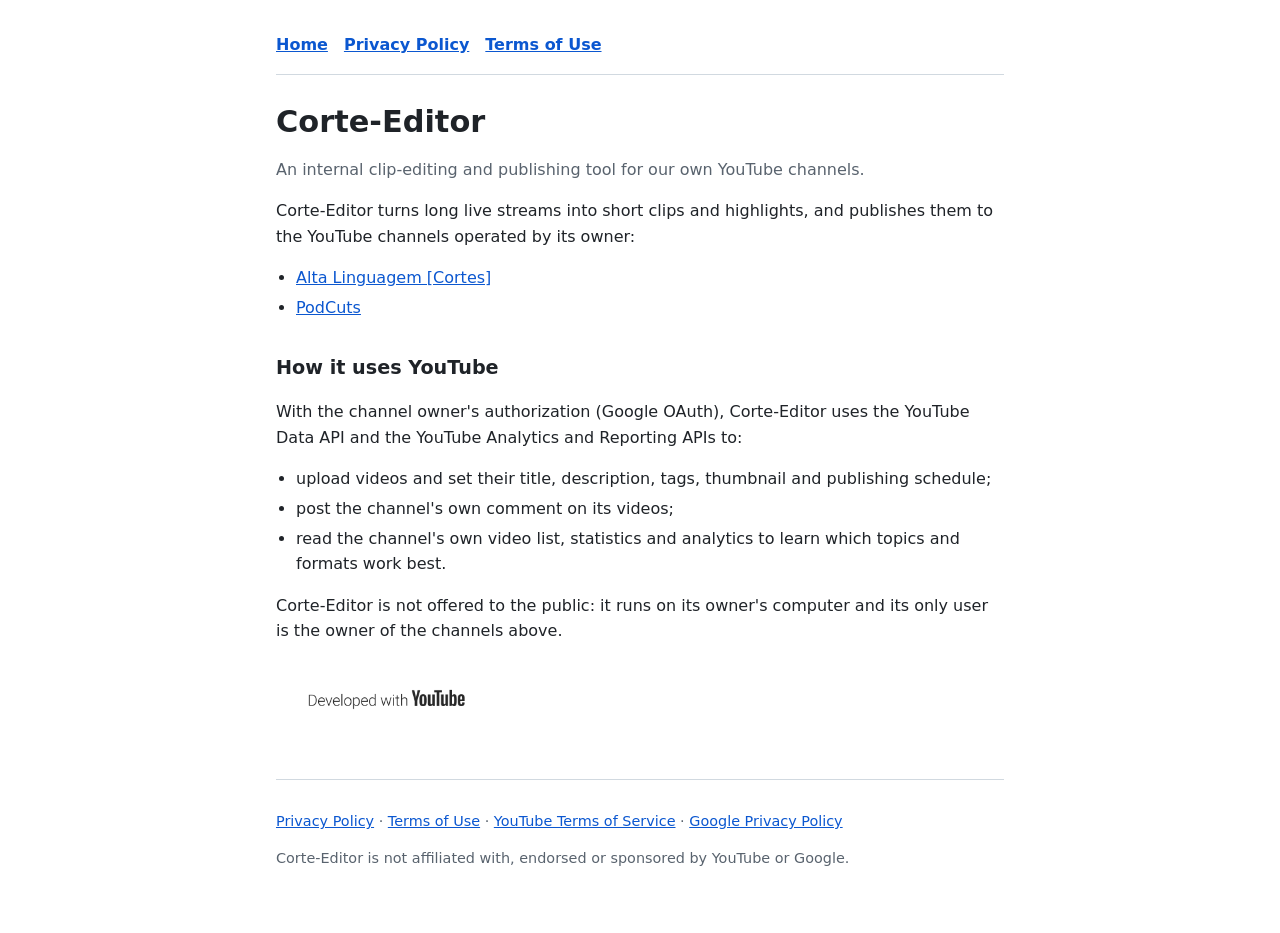
<file: index.html>
<!doctype html>
<html lang="en">
<head>
  <meta charset="utf-8">
  <meta name="viewport" content="width=device-width, initial-scale=1">
  <title>Corte-Editor</title>
  <meta name="description" content="Corte-Editor: internal tool that edits clips and publishes them to its owner's YouTube channels.">
  <link rel="stylesheet" href="style.css">
</head>
<body>
<main>
  <nav>
    <a href="./">Home</a>
    <a href="privacy.html">Privacy Policy</a>
    <a href="terms.html">Terms of Use</a>
  </nav>

  <h1>Corte-Editor</h1>
  <p class="muted">An internal clip-editing and publishing tool for our own YouTube channels.</p>

  <p>Corte-Editor turns long live streams into short clips and highlights, and publishes them to the YouTube
    channels operated by its owner:</p>
  <ul>
    <li><a href="https://www.youtube.com/@AltaLinguagemAoPonto">Alta Linguagem [Cortes]</a></li>
    <li><a href="https://www.youtube.com/channel/UCyOdJfWA9KTtn2m1mWiqE4g">PodCuts</a></li>
  </ul>

  <h2>How it uses YouTube</h2>
  <p>With the channel owner's authorization (Google OAuth), Corte-Editor uses the YouTube Data API and the YouTube
    Analytics and Reporting APIs to:</p>
  <ul>
    <li>upload videos and set their title, description, tags, thumbnail and publishing schedule;</li>
    <li>post the channel's own comment on its videos;</li>
    <li>read the channel's own video list, statistics and analytics to learn which topics and formats work best.</li>
  </ul>
  <p>Corte-Editor is not offered to the public: it runs on its owner's computer and its only user is the owner of
    the channels above.</p>

  <p>
    <a class="badge" href="https://www.youtube.com/@AltaLinguagemAoPonto">
      <picture>
        <source srcset="img/developed-with-youtube-light.png" media="(prefers-color-scheme: dark)">
        <img src="img/developed-with-youtube-dark.png" alt="Developed with YouTube" width="220" height="79">
      </picture>
    </a>
  </p>

  <footer>
    <p><a href="privacy.html">Privacy Policy</a> · <a href="terms.html">Terms of Use</a> ·
      <a href="https://www.youtube.com/t/terms">YouTube Terms of Service</a> ·
      <a href="https://policies.google.com/privacy">Google Privacy Policy</a></p>
    <p>Corte-Editor is not affiliated with, endorsed or sponsored by YouTube or Google.</p>
  </footer>
</main>
</body>
</html>
</file>
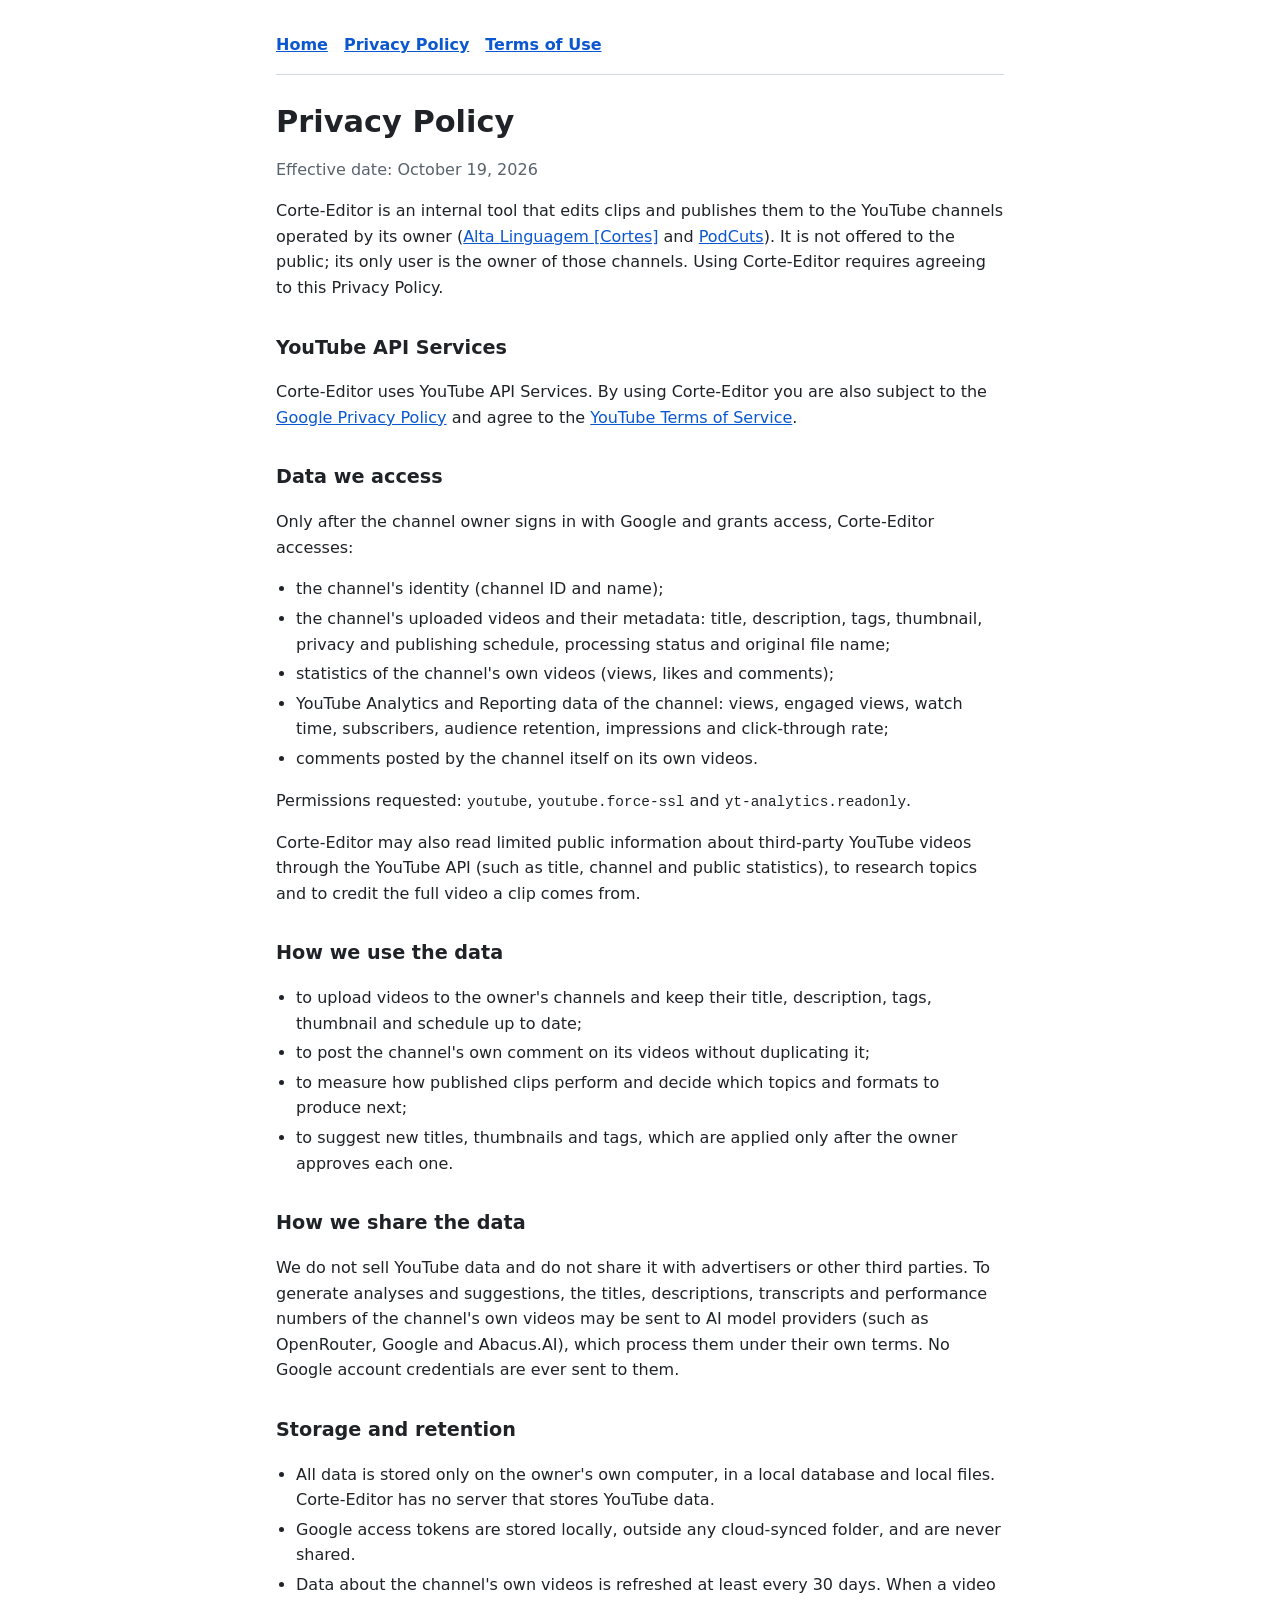
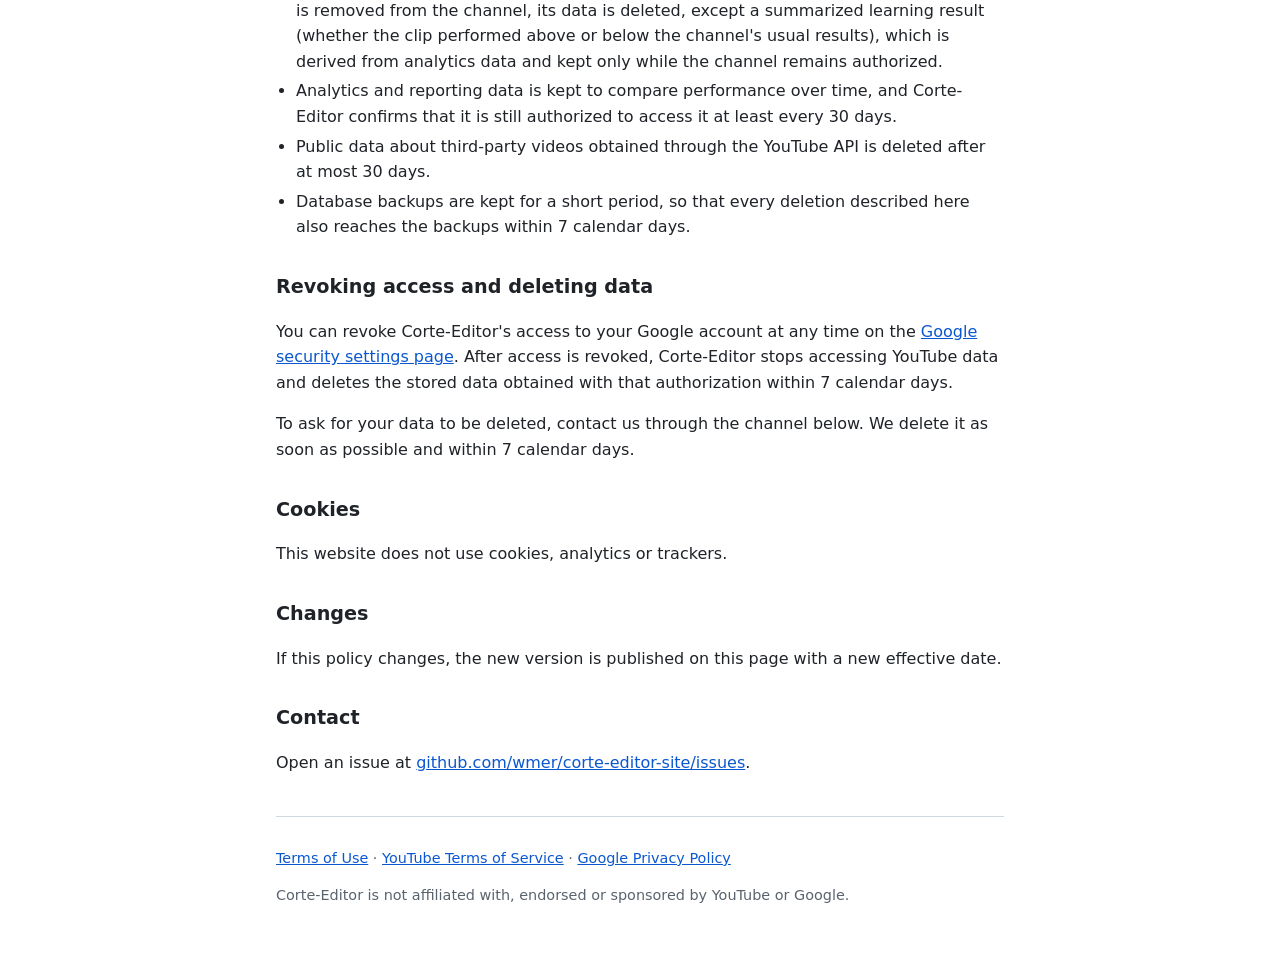
<file: privacy.html>
<!doctype html>
<html lang="en">
<head>
  <meta charset="utf-8">
  <meta name="viewport" content="width=device-width, initial-scale=1">
  <title>Privacy Policy · Corte-Editor</title>
  <meta name="description" content="How Corte-Editor accesses, uses, stores and deletes YouTube data.">
  <link rel="stylesheet" href="style.css">
</head>
<body>
<main>
  <nav>
    <a href="./">Home</a>
    <a href="privacy.html">Privacy Policy</a>
    <a href="terms.html">Terms of Use</a>
  </nav>

  <h1>Privacy Policy</h1>
  <p class="muted">Effective date: October 19, 2026</p>

  <p>Corte-Editor is an internal tool that edits clips and publishes them to the YouTube channels operated by its
    owner (<a href="https://www.youtube.com/@AltaLinguagemAoPonto">Alta Linguagem [Cortes]</a> and
    <a href="https://www.youtube.com/channel/UCyOdJfWA9KTtn2m1mWiqE4g">PodCuts</a>). It is not offered to the
    public; its only user is the owner of those channels. Using Corte-Editor requires agreeing to this Privacy Policy.</p>

  <h2>YouTube API Services</h2>
  <p>Corte-Editor uses YouTube API Services. By using Corte-Editor you are also subject to the
    <a href="https://policies.google.com/privacy">Google Privacy Policy</a> and agree to the
    <a href="https://www.youtube.com/t/terms">YouTube Terms of Service</a>.</p>

  <h2>Data we access</h2>
  <p>Only after the channel owner signs in with Google and grants access, Corte-Editor accesses:</p>
  <ul>
    <li>the channel's identity (channel ID and name);</li>
    <li>the channel's uploaded videos and their metadata: title, description, tags, thumbnail, privacy and publishing
      schedule, processing status and original file name;</li>
    <li>statistics of the channel's own videos (views, likes and comments);</li>
    <li>YouTube Analytics and Reporting data of the channel: views, engaged views, watch time, subscribers, audience
      retention, impressions and click-through rate;</li>
    <li>comments posted by the channel itself on its own videos.</li>
  </ul>
  <p>Permissions requested: <code>youtube</code>, <code>youtube.force-ssl</code> and <code>yt-analytics.readonly</code>.</p>
  <p>Corte-Editor may also read limited public information about third-party YouTube videos through the YouTube API
    (such as title, channel and public statistics), to research topics and to credit the full video a clip comes
    from.</p>

  <h2>How we use the data</h2>
  <ul>
    <li>to upload videos to the owner's channels and keep their title, description, tags, thumbnail and schedule up
      to date;</li>
    <li>to post the channel's own comment on its videos without duplicating it;</li>
    <li>to measure how published clips perform and decide which topics and formats to produce next;</li>
    <li>to suggest new titles, thumbnails and tags, which are applied only after the owner approves each one.</li>
  </ul>

  <h2>How we share the data</h2>
  <p>We do not sell YouTube data and do not share it with advertisers or other third parties. To generate analyses
    and suggestions, the titles, descriptions, transcripts and performance numbers of the channel's own videos may be
    sent to AI model providers (such as OpenRouter, Google and Abacus.AI), which process them under their own terms.
    No Google account credentials are ever sent to them.</p>

  <h2>Storage and retention</h2>
  <ul>
    <li>All data is stored only on the owner's own computer, in a local database and local files. Corte-Editor has no
      server that stores YouTube data.</li>
    <li>Google access tokens are stored locally, outside any cloud-synced folder, and are never shared.</li>
    <li>Data about the channel's own videos is refreshed at least every 30 days. When a video is removed from the
      channel, its data is deleted, except a summarized learning result (whether the clip performed above or below the
      channel's usual results), which is derived from analytics data and kept only while the channel remains
      authorized.</li>
    <li>Analytics and reporting data is kept to compare performance over time, and Corte-Editor confirms that it is
      still authorized to access it at least every 30 days.</li>
    <li>Public data about third-party videos obtained through the YouTube API is deleted after at most 30 days.</li>
    <li>Database backups are kept for a short period, so that every deletion described here also reaches the backups
      within 7 calendar days.</li>
  </ul>

  <h2>Revoking access and deleting data</h2>
  <p>You can revoke Corte-Editor's access to your Google account at any time on the
    <a href="https://security.google.com/settings/security/permissions">Google security settings page</a>.
    After access is revoked, Corte-Editor stops accessing YouTube data and deletes the stored data obtained with that
    authorization within 7 calendar days.</p>
  <p>To ask for your data to be deleted, contact us through the channel below. We delete it as soon as possible and
    within 7 calendar days.</p>

  <h2>Cookies</h2>
  <p>This website does not use cookies, analytics or trackers.</p>

  <h2>Changes</h2>
  <p>If this policy changes, the new version is published on this page with a new effective date.</p>

  <h2>Contact</h2>
  <p>Open an issue at <a href="https://github.com/wmer/corte-editor-site/issues">github.com/wmer/corte-editor-site/issues</a>.</p>

  <footer>
    <p><a href="terms.html">Terms of Use</a> · <a href="https://www.youtube.com/t/terms">YouTube Terms of Service</a> ·
      <a href="https://policies.google.com/privacy">Google Privacy Policy</a></p>
    <p>Corte-Editor is not affiliated with, endorsed or sponsored by YouTube or Google.</p>
  </footer>
</main>
</body>
</html>
</file>
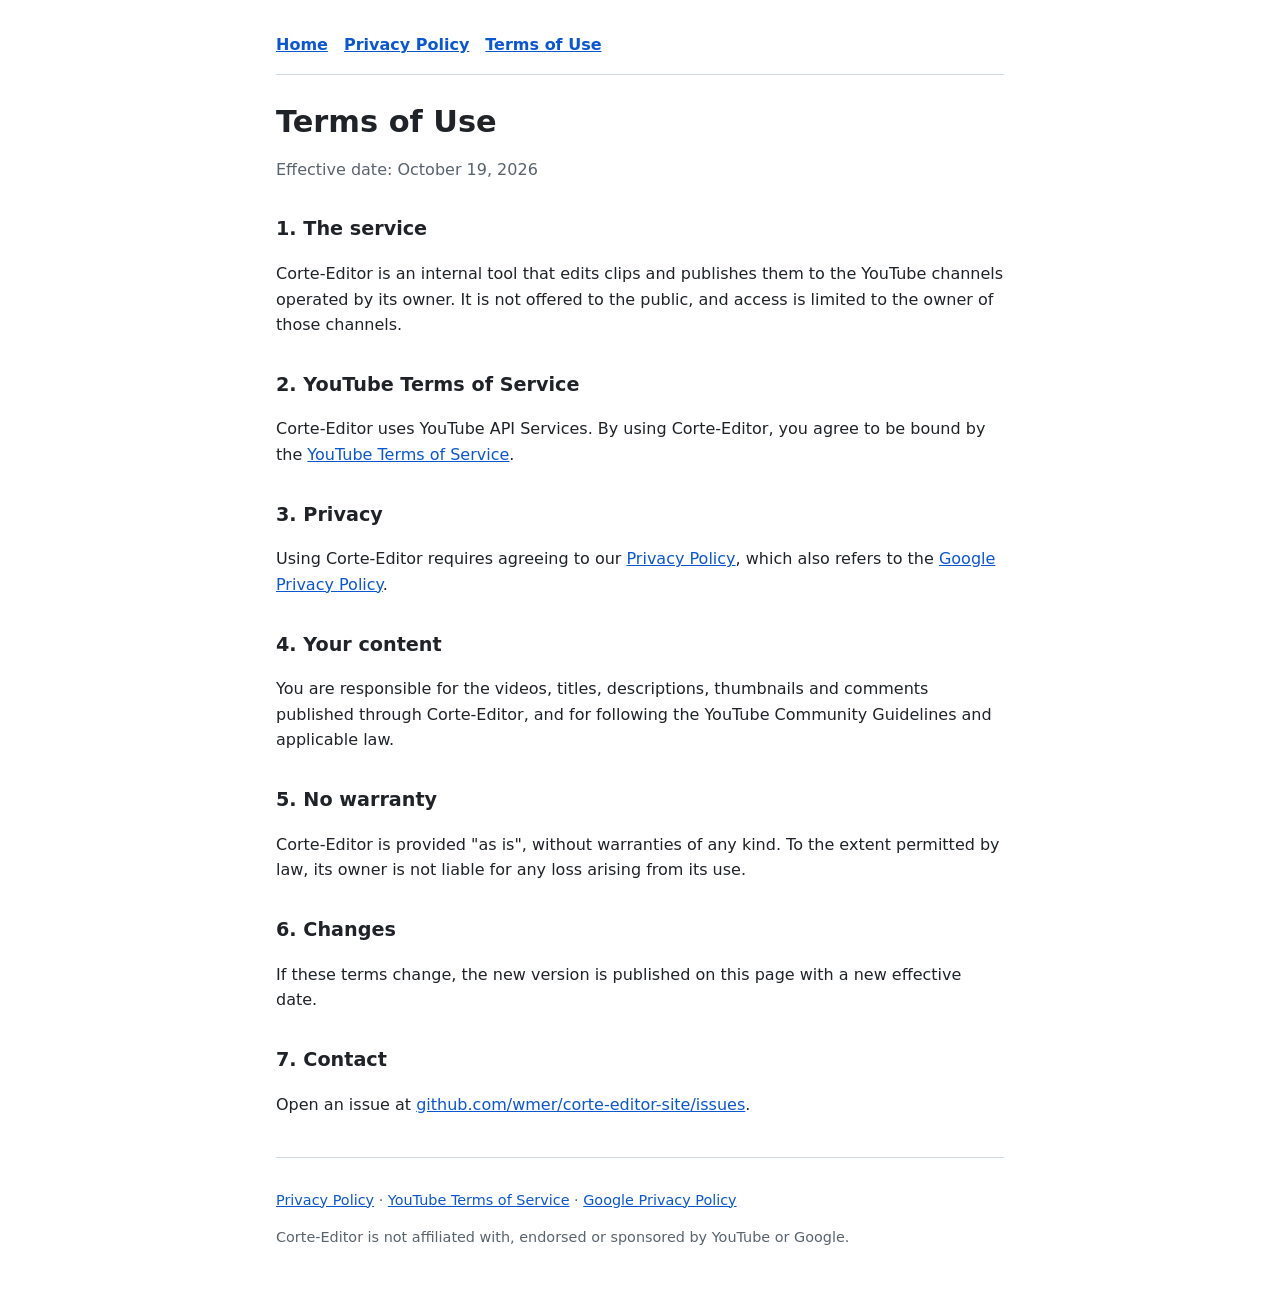
<file: terms.html>
<!doctype html>
<html lang="en">
<head>
  <meta charset="utf-8">
  <meta name="viewport" content="width=device-width, initial-scale=1">
  <title>Terms of Use · Corte-Editor</title>
  <meta name="description" content="Terms of use of Corte-Editor.">
  <link rel="stylesheet" href="style.css">
</head>
<body>
<main>
  <nav>
    <a href="./">Home</a>
    <a href="privacy.html">Privacy Policy</a>
    <a href="terms.html">Terms of Use</a>
  </nav>

  <h1>Terms of Use</h1>
  <p class="muted">Effective date: October 19, 2026</p>

  <h2>1. The service</h2>
  <p>Corte-Editor is an internal tool that edits clips and publishes them to the YouTube channels operated by its
    owner. It is not offered to the public, and access is limited to the owner of those channels.</p>

  <h2>2. YouTube Terms of Service</h2>
  <p>Corte-Editor uses YouTube API Services. By using Corte-Editor, you agree to be bound by the
    <a href="https://www.youtube.com/t/terms">YouTube Terms of Service</a>.</p>

  <h2>3. Privacy</h2>
  <p>Using Corte-Editor requires agreeing to our <a href="privacy.html">Privacy Policy</a>, which also refers to the
    <a href="https://policies.google.com/privacy">Google Privacy Policy</a>.</p>

  <h2>4. Your content</h2>
  <p>You are responsible for the videos, titles, descriptions, thumbnails and comments published through
    Corte-Editor, and for following the YouTube Community Guidelines and applicable law.</p>

  <h2>5. No warranty</h2>
  <p>Corte-Editor is provided "as is", without warranties of any kind. To the extent permitted by law, its owner is
    not liable for any loss arising from its use.</p>

  <h2>6. Changes</h2>
  <p>If these terms change, the new version is published on this page with a new effective date.</p>

  <h2>7. Contact</h2>
  <p>Open an issue at <a href="https://github.com/wmer/corte-editor-site/issues">github.com/wmer/corte-editor-site/issues</a>.</p>

  <footer>
    <p><a href="privacy.html">Privacy Policy</a> · <a href="https://www.youtube.com/t/terms">YouTube Terms of Service</a> ·
      <a href="https://policies.google.com/privacy">Google Privacy Policy</a></p>
    <p>Corte-Editor is not affiliated with, endorsed or sponsored by YouTube or Google.</p>
  </footer>
</main>
</body>
</html>
</file>
<file: style.css>
:root {
  --bg: #ffffff;
  --text: #1f2328;
  --muted: #59636e;
  --line: #d1d9e0;
  --link: #0b57d0;
}
@media (prefers-color-scheme: dark) {
  :root {
    --bg: #0d1117;
    --text: #e6edf3;
    --muted: #9198a1;
    --line: #30363d;
    --link: #7cacf8;
  }
}
* { box-sizing: border-box; }
body {
  margin: 0;
  background: var(--bg);
  color: var(--text);
  font: 16px/1.6 system-ui, -apple-system, "Segoe UI", Roboto, Helvetica, Arial, sans-serif;
}
main { max-width: 760px; margin: 0 auto; padding: 32px 16px 48px; }
nav { display: flex; flex-wrap: wrap; gap: 16px; padding-bottom: 16px; border-bottom: 1px solid var(--line); }
nav a { font-weight: 600; }
a { color: var(--link); }
h1 { font-size: 1.9rem; line-height: 1.25; margin: 28px 0 4px; }
h2 { font-size: 1.2rem; margin: 32px 0 8px; }
.muted { color: var(--muted); }
ul { padding-left: 1.25rem; }
li { margin: 4px 0; }
code { font-size: 0.9em; overflow-wrap: anywhere; }
.badge img { width: 220px; height: auto; display: block; }
footer { margin-top: 40px; padding-top: 16px; border-top: 1px solid var(--line); font-size: 0.9rem; color: var(--muted); }
</file>
